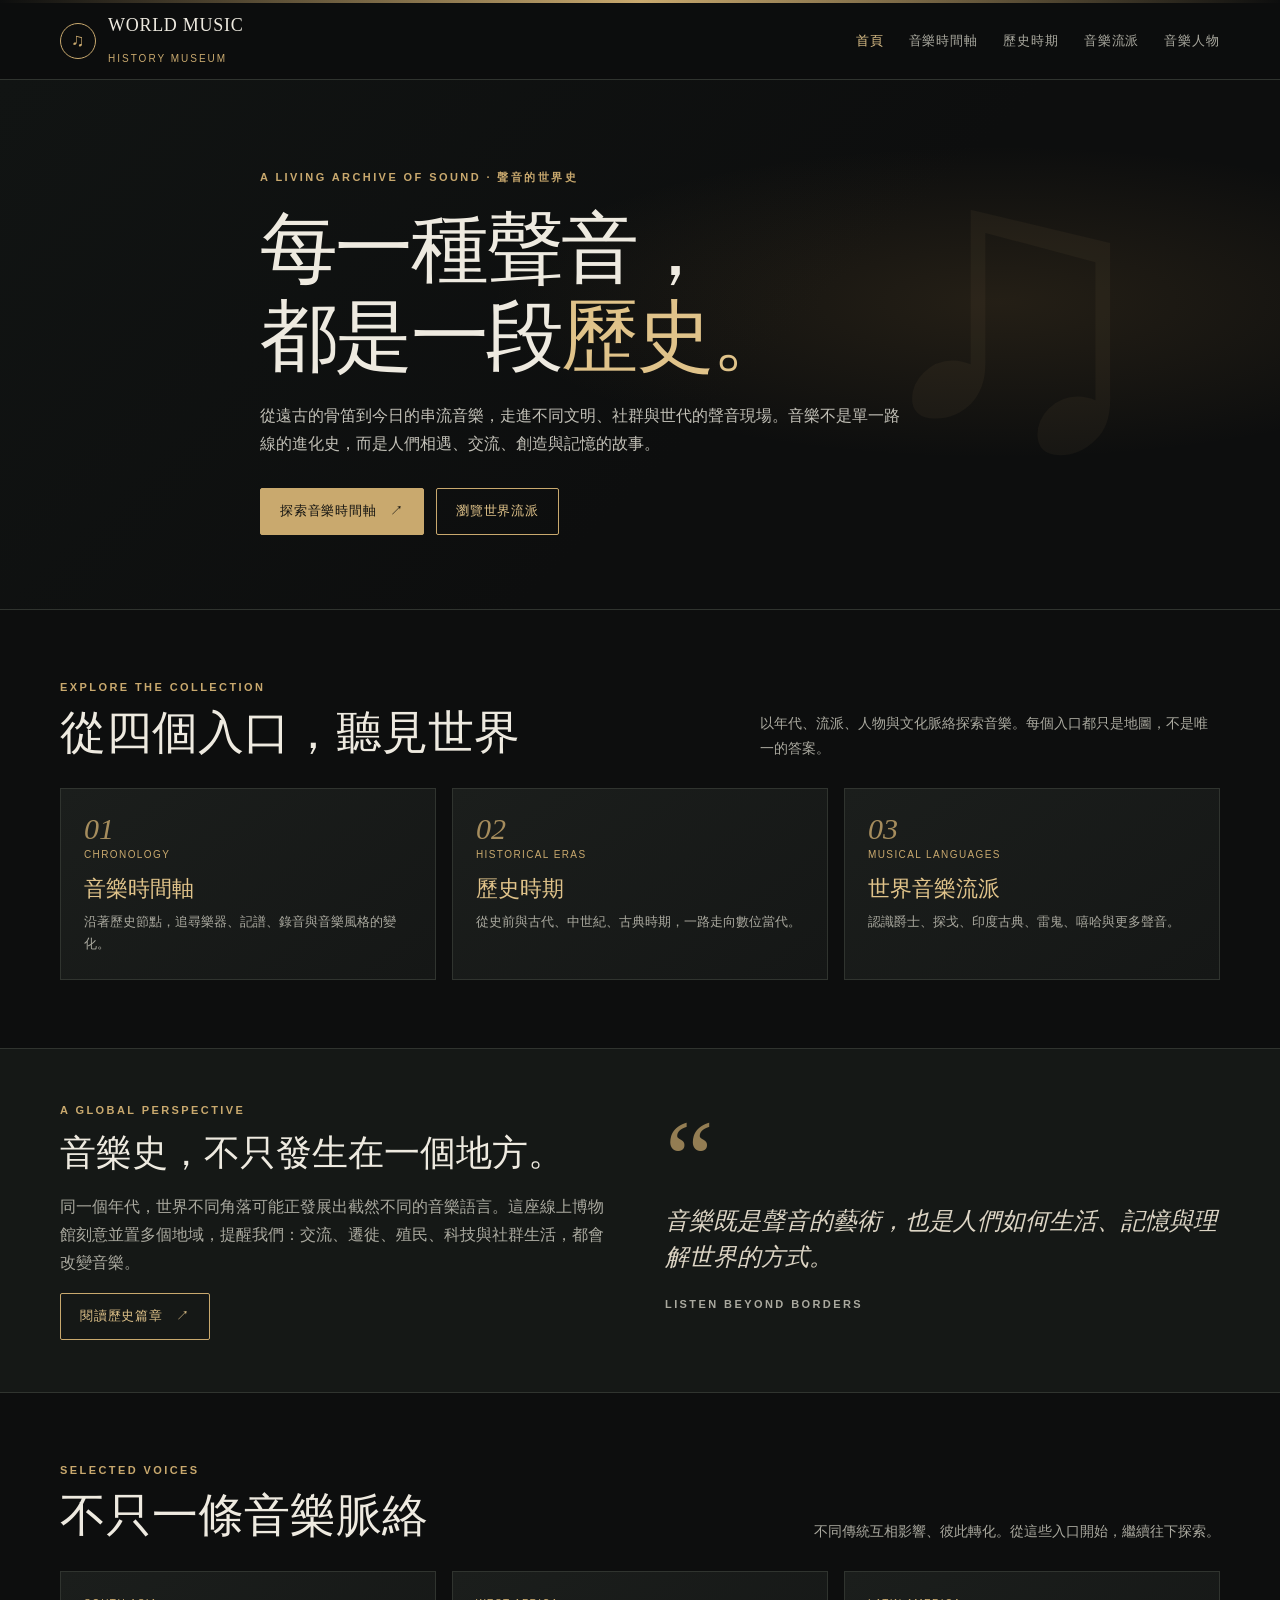
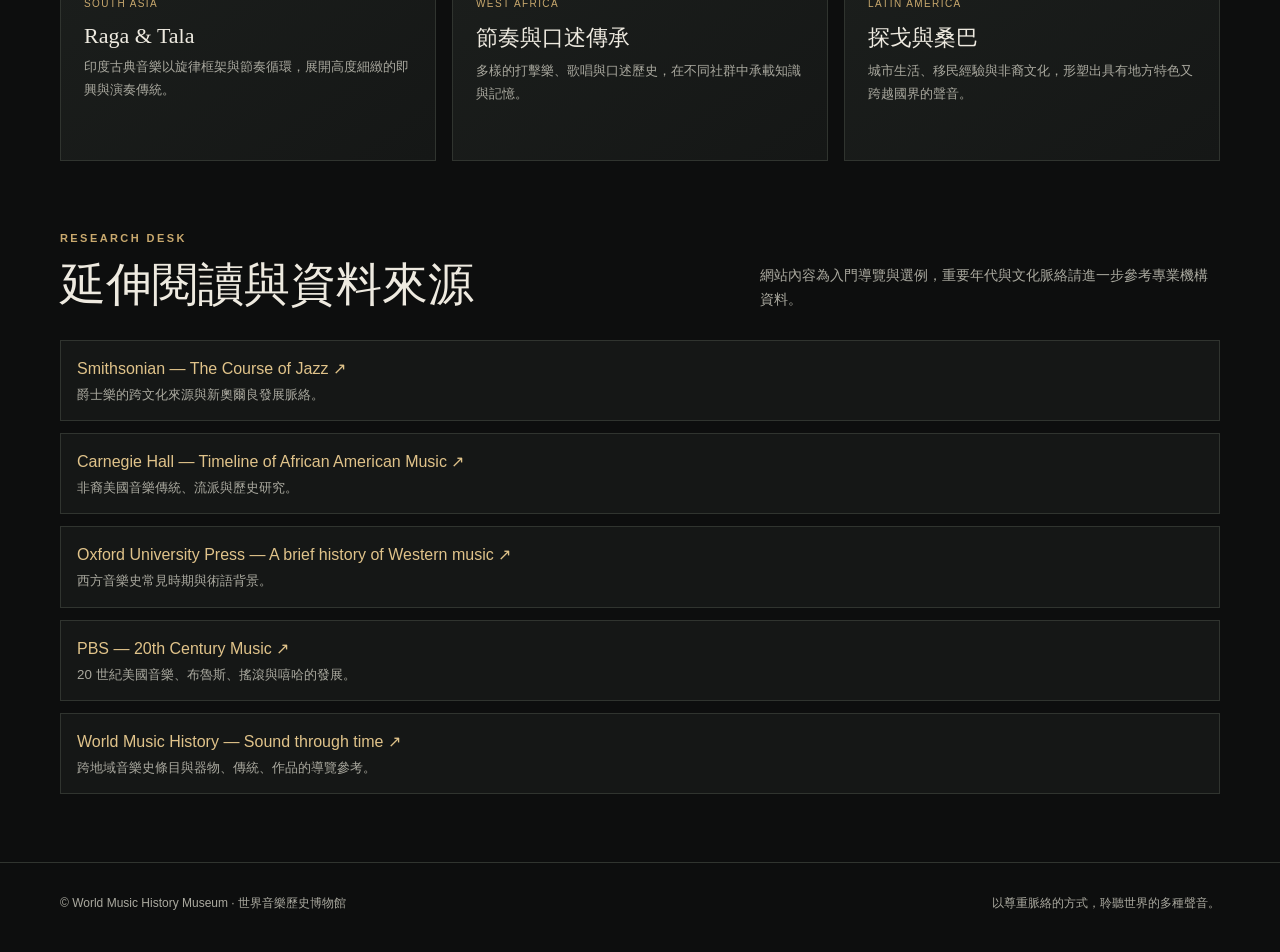
<file: index.html>
<!doctype html><html lang="zh-Hant"><head><meta charset="utf-8"><meta name="viewport" content="width=device-width, initial-scale=1"><meta name="description" content="探索世界音樂歷史：從古老樂器、印度古典音樂到爵士、搖滾、嘻哈與當代全球聲音。"><title>World Music History｜世界音樂歷史博物館</title><link rel="stylesheet" href="assets/styles.css"><script defer src="assets/data.js"></script><script defer src="assets/app.js"></script></head><body data-page="home"><div id="site-header"></div><main><section class="hero"><div class="wrap hero-inner"><div class="eyebrow">A living archive of sound · 聲音的世界史</div><h1>每一種聲音，<br>都是一段<em>歷史。</em></h1><p>從遠古的骨笛到今日的串流音樂，走進不同文明、社群與世代的聲音現場。音樂不是單一路線的進化史，而是人們相遇、交流、創造與記憶的故事。</p><div class="actions"><a class="btn primary" href="timeline.html">探索音樂時間軸　↗</a><a class="btn" href="genres.html">瀏覽世界流派</a></div></div></section>
<section class="section"><div class="wrap"><div class="section-head"><div><div class="eyebrow">Explore the collection</div><h2>從四個入口，聽見世界</h2></div><p>以年代、流派、人物與文化脈絡探索音樂。每個入口都只是地圖，不是唯一的答案。</p></div><div class="grid"><a class="card" href="timeline.html"><div class="number">01</div><div class="meta">CHRONOLOGY</div><h3>音樂時間軸</h3><p>沿著歷史節點，追尋樂器、記譜、錄音與音樂風格的變化。</p></a><a class="card" href="eras.html"><div class="number">02</div><div class="meta">HISTORICAL ERAS</div><h3>歷史時期</h3><p>從史前與古代、中世紀、古典時期，一路走向數位當代。</p></a><a class="card" href="genres.html"><div class="number">03</div><div class="meta">MUSICAL LANGUAGES</div><h3>世界音樂流派</h3><p>認識爵士、探戈、印度古典、雷鬼、嘻哈與更多聲音。</p></a></div></div></section>
<section class="feature-band"><div class="wrap"><div><div class="eyebrow">A global perspective</div><h2>音樂史，不只發生在一個地方。</h2><p>同一個年代，世界不同角落可能正發展出截然不同的音樂語言。這座線上博物館刻意並置多個地域，提醒我們：交流、遷徙、殖民、科技與社群生活，都會改變音樂。</p><a class="btn" href="eras.html">閱讀歷史篇章　↗</a></div><div><div class="quote-mark">“</div><div class="quote-text">音樂既是聲音的藝術，也是人們如何生活、記憶與理解世界的方式。</div><p class="eyebrow" style="margin-top:20px">LISTEN BEYOND BORDERS</p></div></div></section>
<section class="section"><div class="wrap"><div class="section-head"><div><div class="eyebrow">Selected voices</div><h2>不只一條音樂脈絡</h2></div><p>不同傳統互相影響、彼此轉化。從這些入口開始，繼續往下探索。</p></div><div class="grid"><article class="card"><div class="meta">SOUTH ASIA</div><h3>Raga & Tala</h3><p>印度古典音樂以旋律框架與節奏循環，展開高度細緻的即興與演奏傳統。</p></article><article class="card"><div class="meta">WEST AFRICA</div><h3>節奏與口述傳承</h3><p>多樣的打擊樂、歌唱與口述歷史，在不同社群中承載知識與記憶。</p></article><article class="card"><div class="meta">LATIN AMERICA</div><h3>探戈與桑巴</h3><p>城市生活、移民經驗與非裔文化，形塑出具有地方特色又跨越國界的聲音。</p></article></div></div></section>
<section class="section" style="padding-top:0"><div class="wrap"><div class="section-head"><div><div class="eyebrow">Research desk</div><h2>延伸閱讀與資料來源</h2></div><p>網站內容為入門導覽與選例，重要年代與文化脈絡請進一步參考專業機構資料。</p></div><div id="sources-list" class="source-list"></div></div></section></main><div id="site-footer"></div></body></html>
</file>
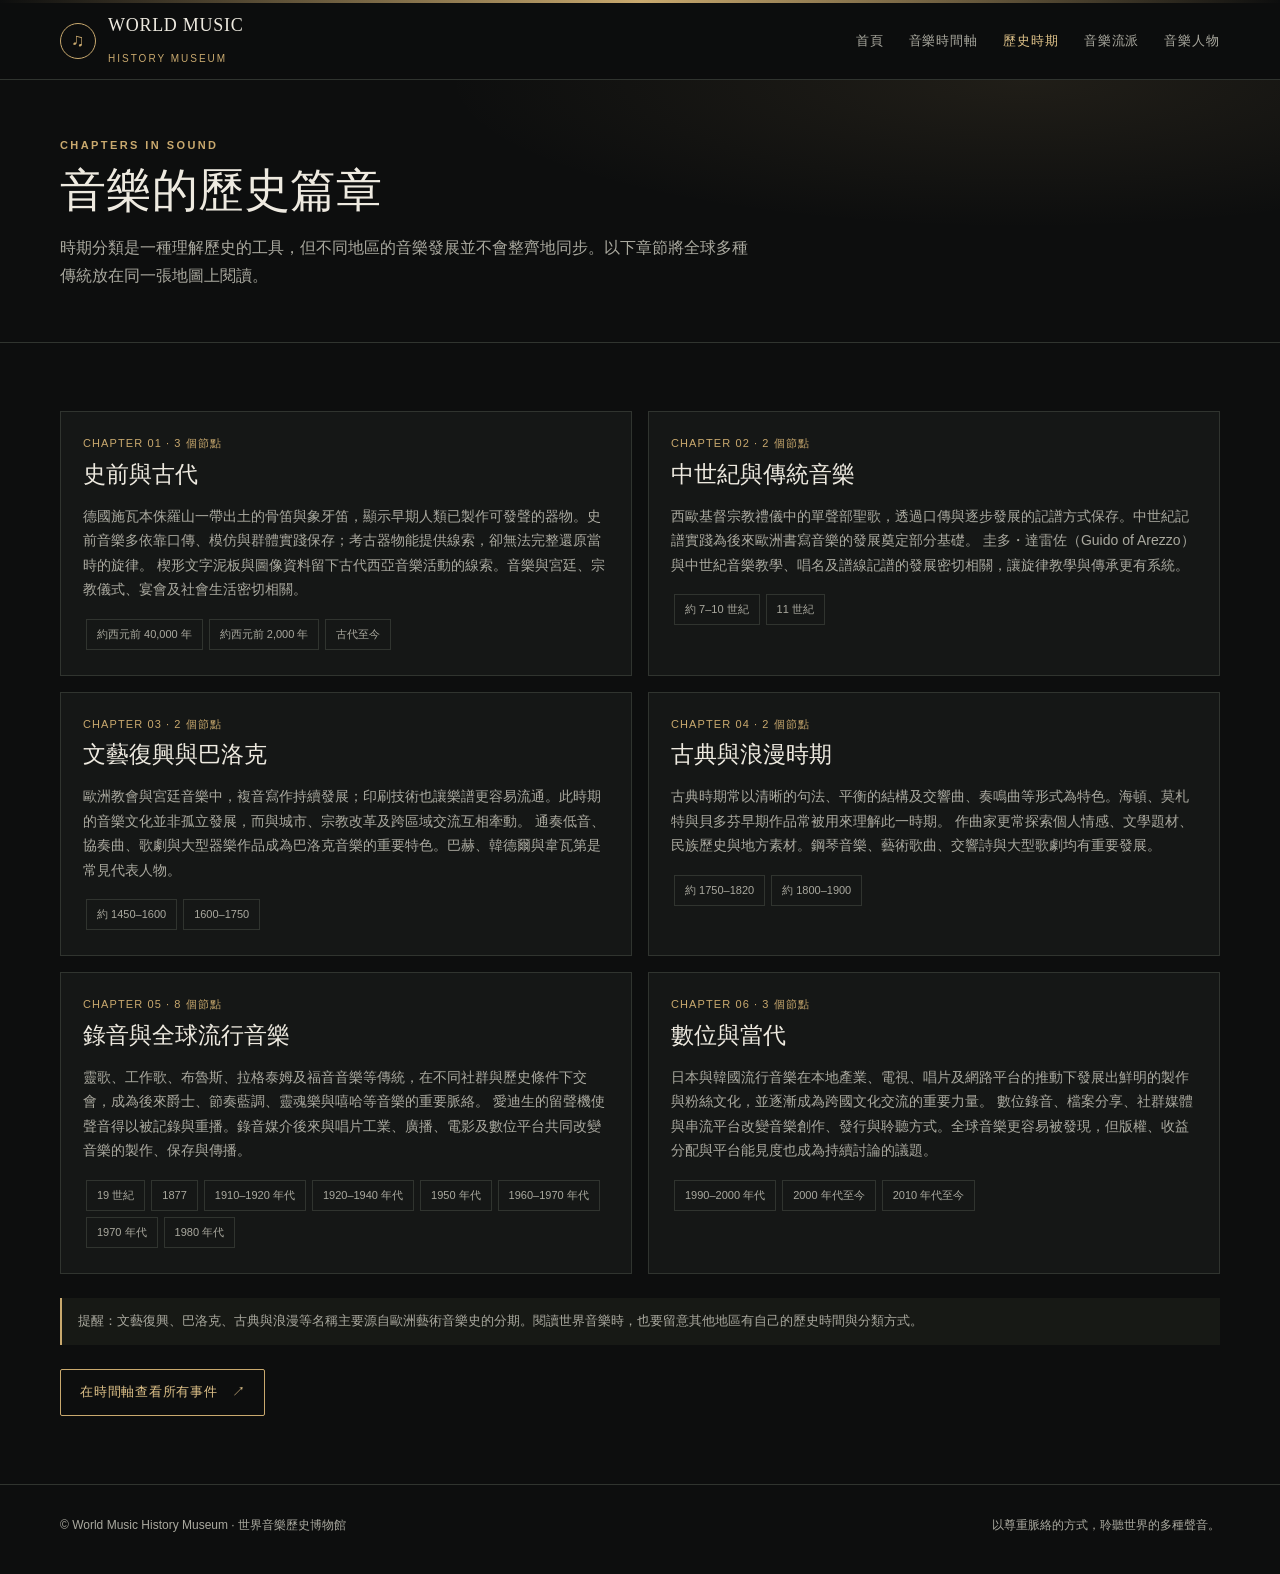
<file: eras.html>
<!doctype html><html lang="zh-Hant"><head><meta charset="utf-8"><meta name="viewport" content="width=device-width, initial-scale=1"><meta name="description" content="依歷史時期探索世界音樂。"><title>歷史時期｜World Music History</title><link rel="stylesheet" href="assets/styles.css"><script defer src="assets/data.js"></script><script defer src="assets/app.js"></script></head><body data-page="eras"><div id="site-header"></div><main><section class="page-hero"><div class="wrap"><div class="eyebrow">Chapters in sound</div><h1 class="page-title">音樂的歷史篇章</h1><p>時期分類是一種理解歷史的工具，但不同地區的音樂發展並不會整齊地同步。以下章節將全球多種傳統放在同一張地圖上閱讀。</p></div></section><section class="section"><div class="wrap"><div id="era-content" class="info-grid"></div><div class="note">提醒：文藝復興、巴洛克、古典與浪漫等名稱主要源自歐洲藝術音樂史的分期。閱讀世界音樂時，也要留意其他地區有自己的歷史時間與分類方式。</div><a class="btn" href="timeline.html">在時間軸查看所有事件　↗</a></div></section></main><div id="site-footer"></div></body></html>
</file>
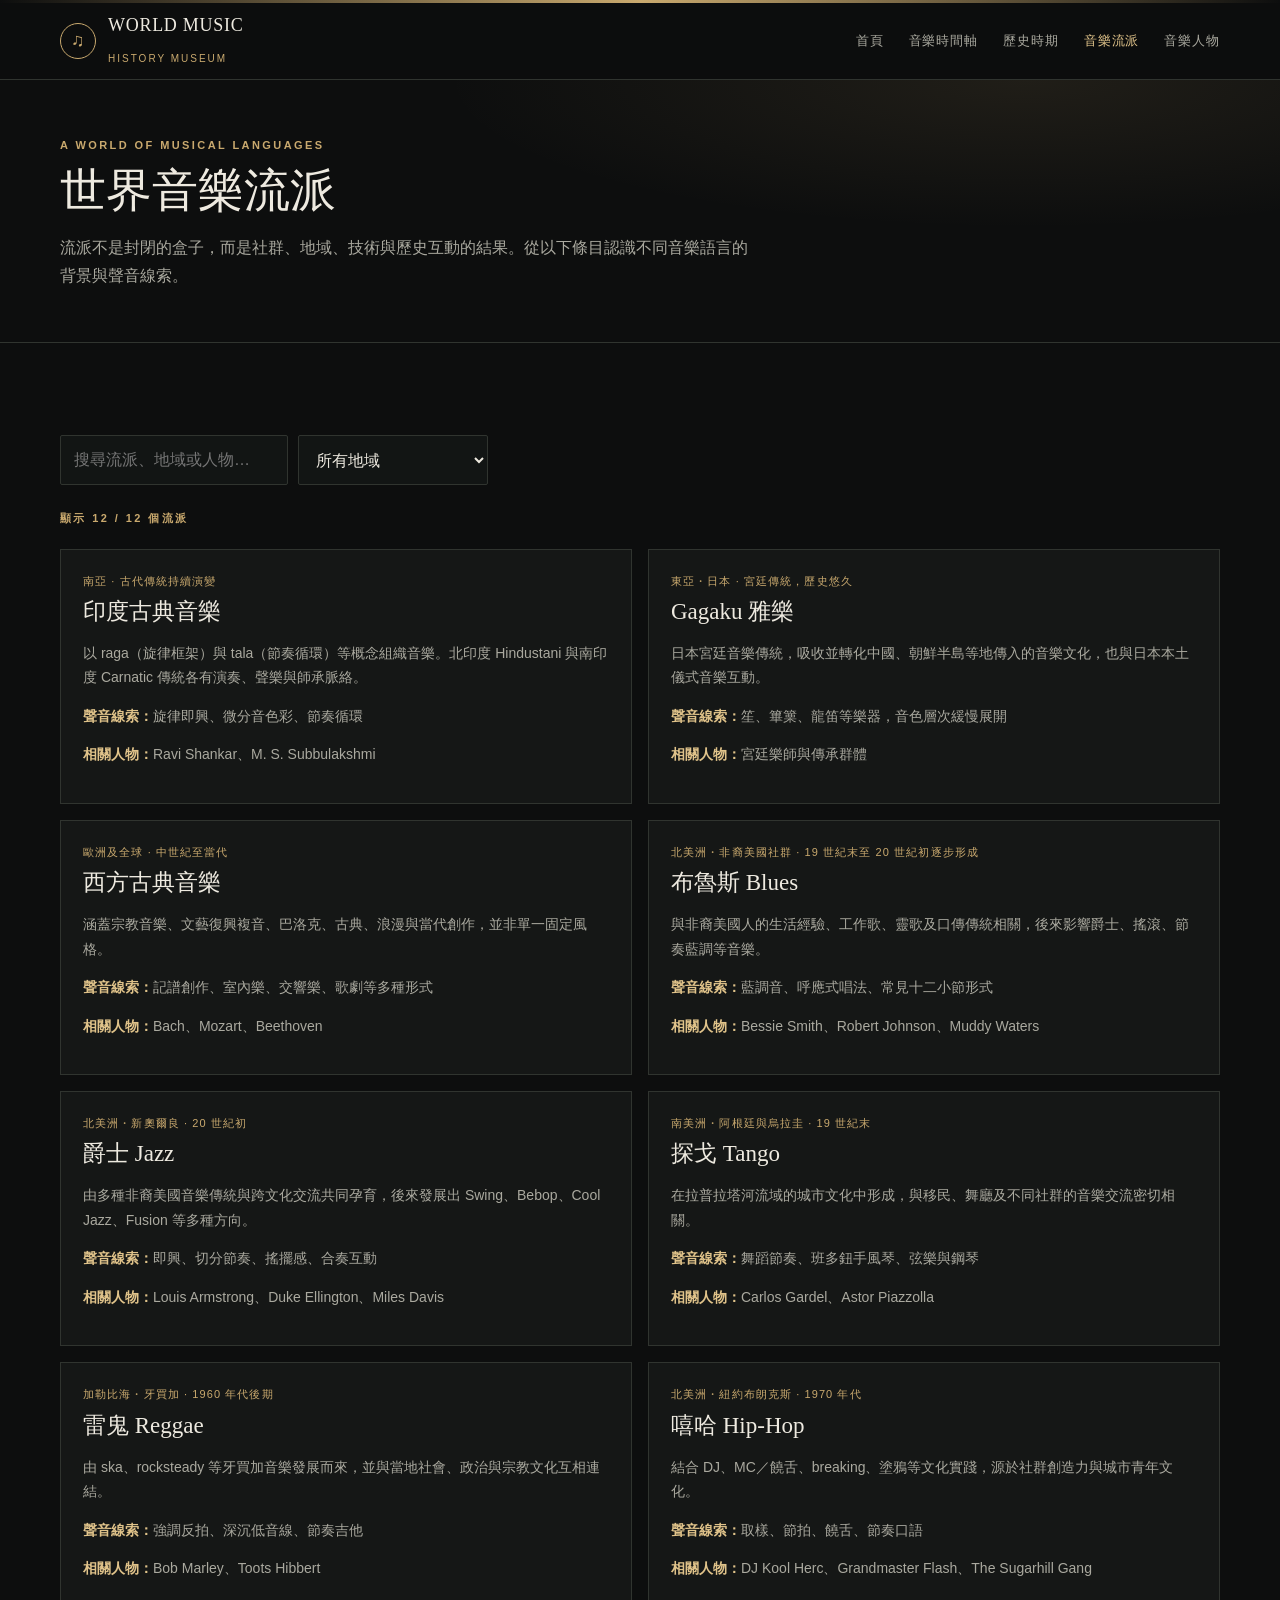
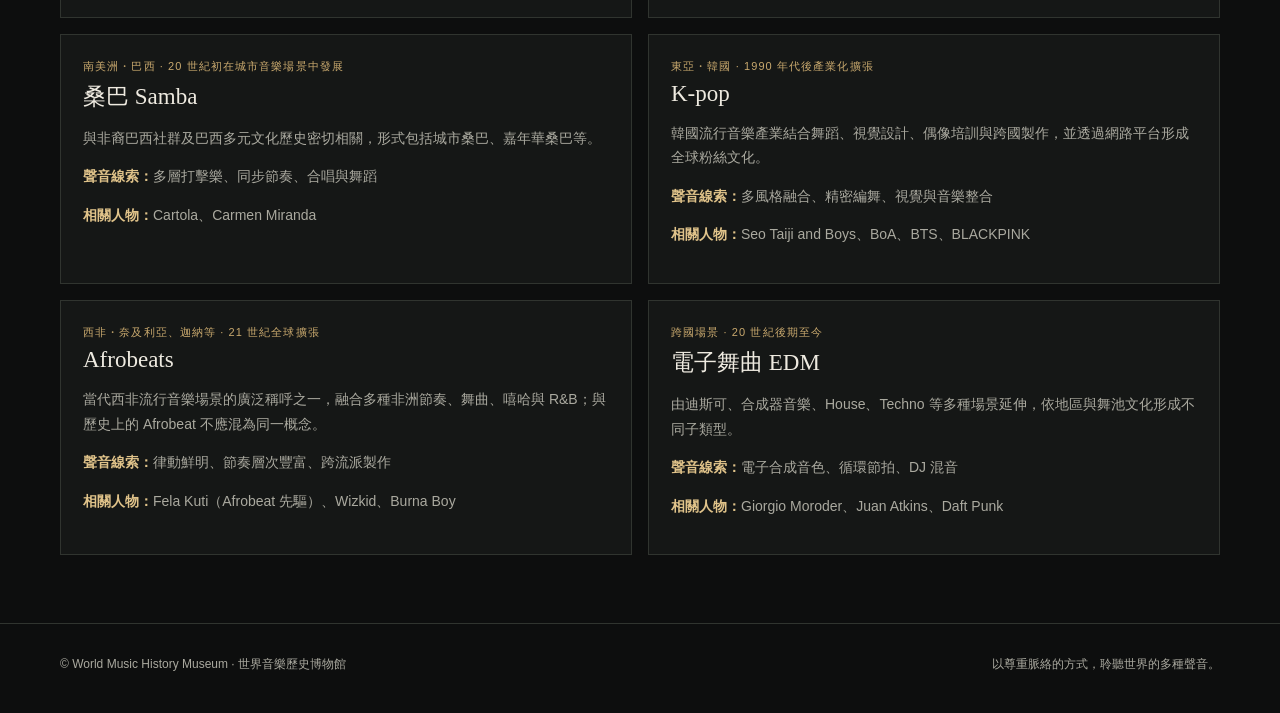
<file: genres.html>
<!doctype html><html lang="zh-Hant"><head><meta charset="utf-8"><meta name="viewport" content="width=device-width, initial-scale=1"><meta name="description" content="探索世界各地音樂流派與文化脈絡。"><title>世界音樂流派｜World Music History</title><link rel="stylesheet" href="assets/styles.css"><script defer src="assets/data.js"></script><script defer src="assets/app.js"></script></head><body data-page="genres"><div id="site-header"></div><main><section class="page-hero"><div class="wrap"><div class="eyebrow">A world of musical languages</div><h1 class="page-title">世界音樂流派</h1><p>流派不是封閉的盒子，而是社群、地域、技術與歷史互動的結果。從以下條目認識不同音樂語言的背景與聲音線索。</p></div></section><section class="section"><div class="wrap"><div class="toolbar"><input id="search" class="field" type="search" placeholder="搜尋流派、地域或人物…" aria-label="搜尋音樂流派"><select id="region-filter" class="field" aria-label="依地域篩選"><option value="all">所有地域</option><option>南亞</option><option>東亞</option><option>歐洲</option><option>北美洲</option><option>南美洲</option><option>加勒比海</option><option>西非</option><option>全球</option></select></div><div id="result-count" class="eyebrow" aria-live="polite"></div><div id="genre-grid" class="info-grid" style="margin-top:20px"></div></div></section></main><div id="site-footer"></div></body></html>
</file>
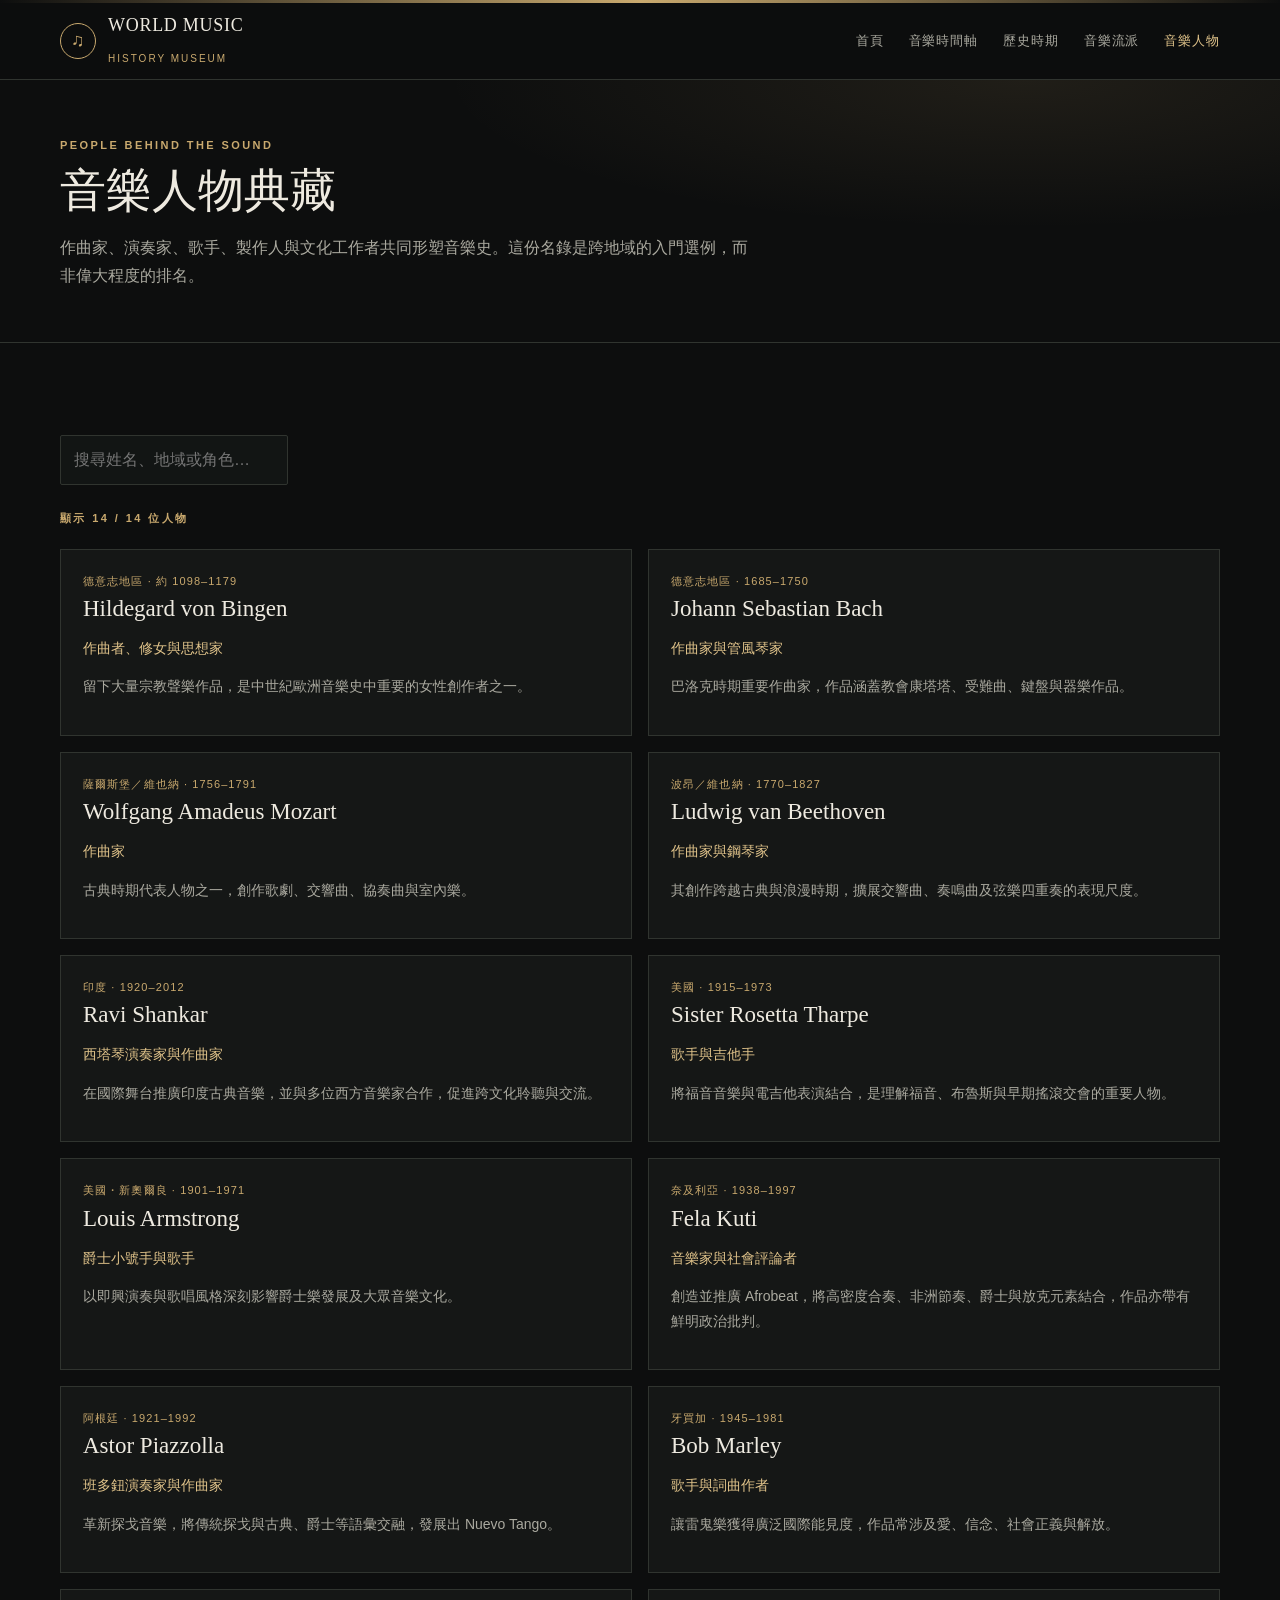
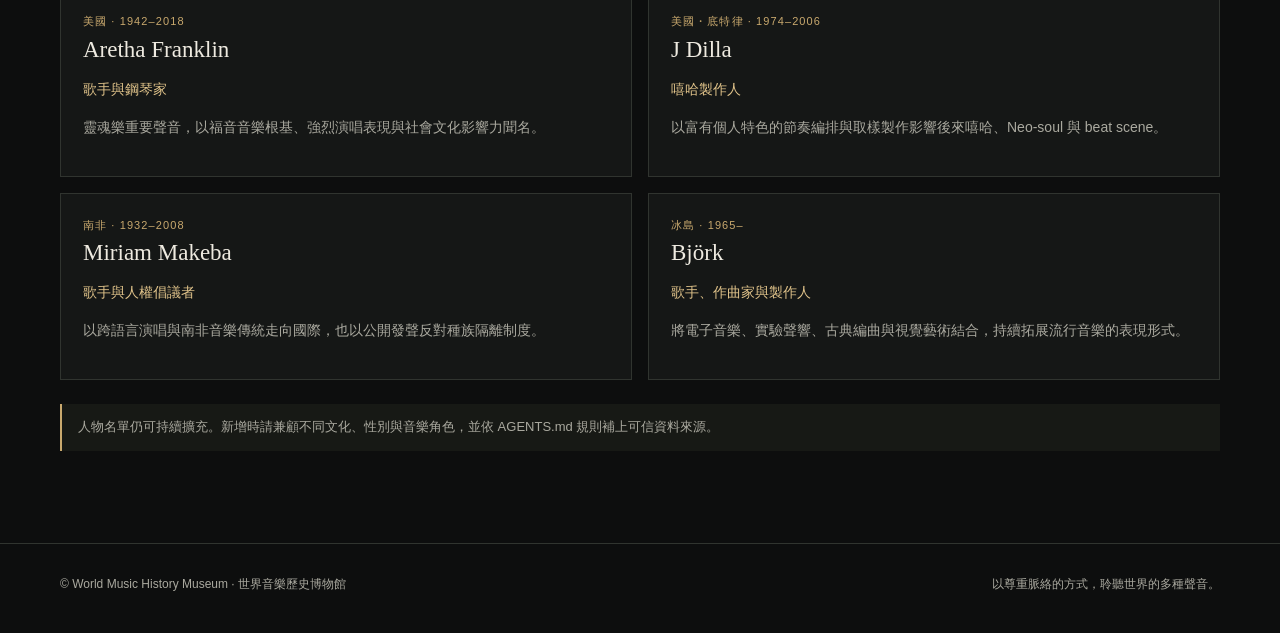
<file: people.html>
<!doctype html><html lang="zh-Hant"><head><meta charset="utf-8"><meta name="viewport" content="width=device-width, initial-scale=1"><meta name="description" content="認識不同時代與地域的音樂人物。"><title>音樂人物｜World Music History</title><link rel="stylesheet" href="assets/styles.css"><script defer src="assets/data.js"></script><script defer src="assets/app.js"></script></head><body data-page="people"><div id="site-header"></div><main><section class="page-hero"><div class="wrap"><div class="eyebrow">People behind the sound</div><h1 class="page-title">音樂人物典藏</h1><p>作曲家、演奏家、歌手、製作人與文化工作者共同形塑音樂史。這份名錄是跨地域的入門選例，而非偉大程度的排名。</p></div></section><section class="section"><div class="wrap"><div class="toolbar"><input id="search" class="field" type="search" placeholder="搜尋姓名、地域或角色…" aria-label="搜尋音樂人物"></div><div id="result-count" class="eyebrow" aria-live="polite"></div><div id="people-grid" class="info-grid" style="margin-top:20px"></div><div class="note">人物名單仍可持續擴充。新增時請兼顧不同文化、性別與音樂角色，並依 AGENTS.md 規則補上可信資料來源。</div></div></section></main><div id="site-footer"></div></body></html>
</file>
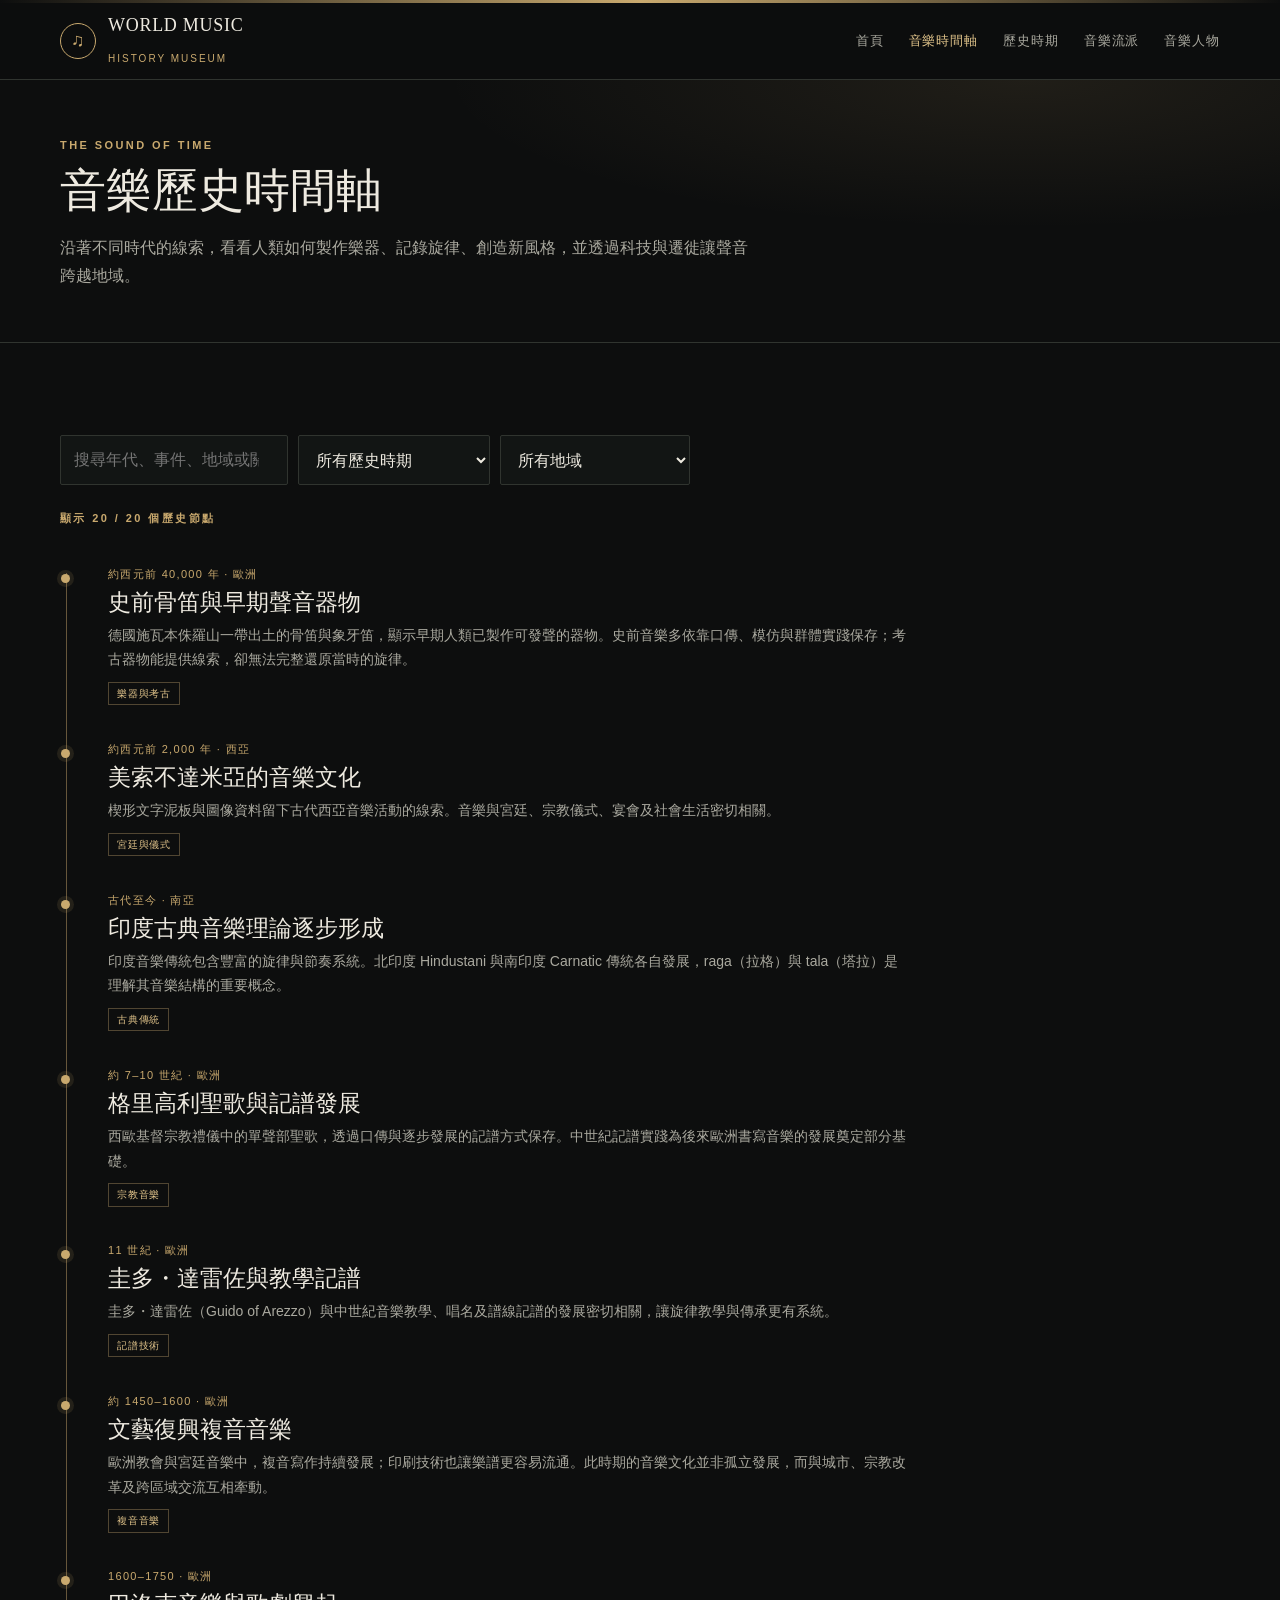
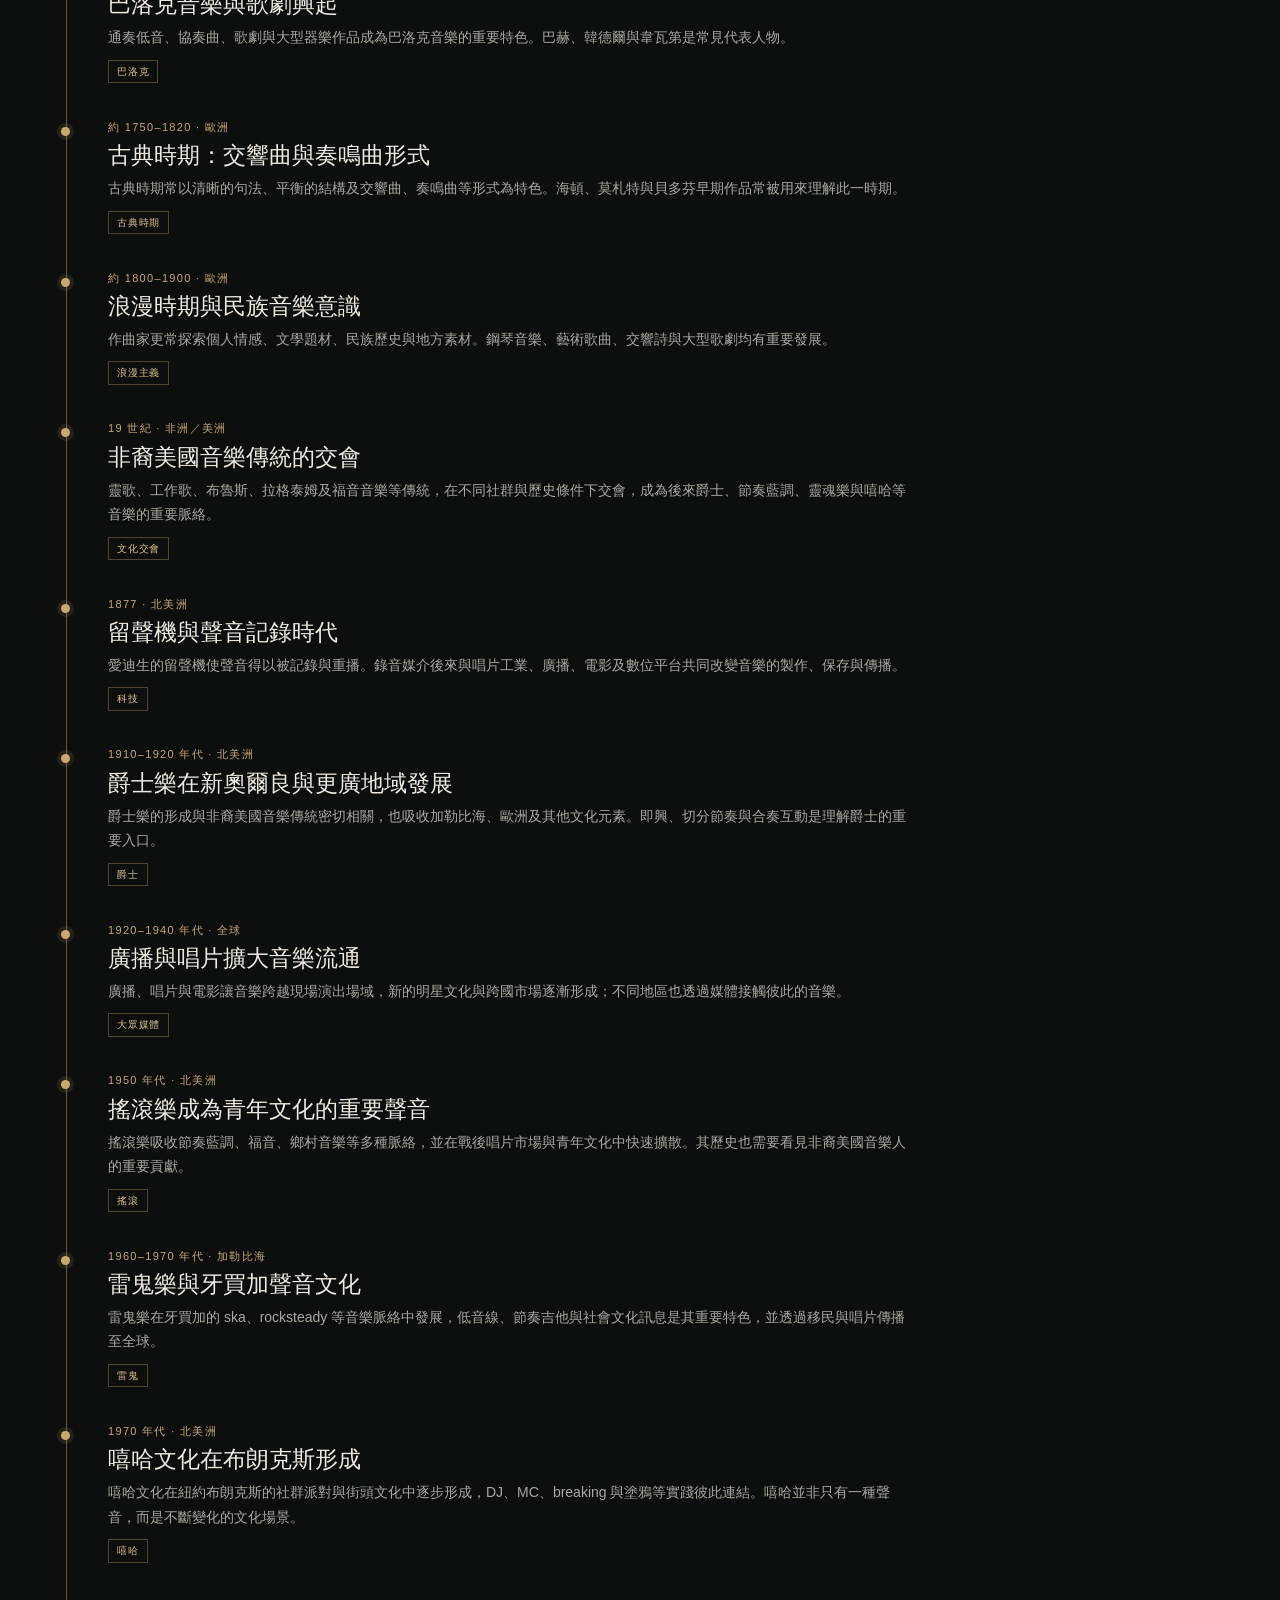
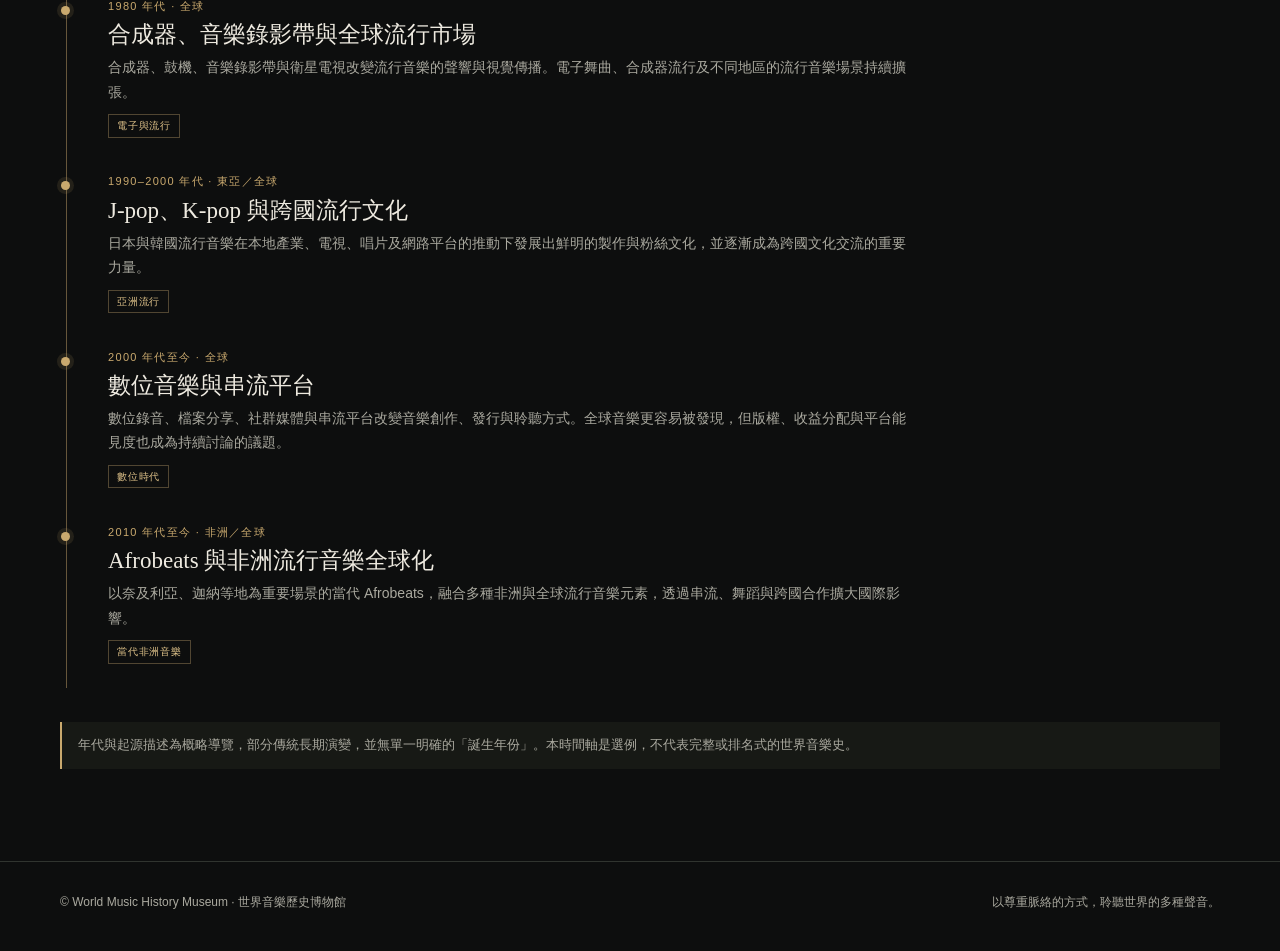
<file: timeline.html>
<!doctype html><html lang="zh-Hant"><head><meta charset="utf-8"><meta name="viewport" content="width=device-width, initial-scale=1"><meta name="description" content="互動式世界音樂歷史時間軸。"><title>音樂時間軸｜World Music History</title><link rel="stylesheet" href="assets/styles.css"><script defer src="assets/data.js"></script><script defer src="assets/app.js"></script></head><body data-page="timeline"><div id="site-header"></div><main><section class="page-hero"><div class="wrap"><div class="eyebrow">The sound of time</div><h1 class="page-title">音樂歷史時間軸</h1><p>沿著不同時代的線索，看看人類如何製作樂器、記錄旋律、創造新風格，並透過科技與遷徙讓聲音跨越地域。</p></div></section><section class="section"><div class="wrap"><div class="toolbar"><input id="search" class="field" type="search" placeholder="搜尋年代、事件、地域或關鍵字…" aria-label="搜尋時間軸"><select id="era-filter" class="field" aria-label="依歷史時期篩選"><option value="all">所有歷史時期</option><option>史前與古代</option><option>中世紀與傳統音樂</option><option>文藝復興與巴洛克</option><option>古典與浪漫時期</option><option>錄音與全球流行音樂</option><option>數位與當代</option></select><select id="region-filter" class="field" aria-label="依地域篩選"><option value="all">所有地域</option><option>歐洲</option><option>西亞</option><option>南亞</option><option>北美洲</option><option>非洲／美洲</option><option>加勒比海</option><option>東亞／全球</option><option>全球</option></select></div><div id="result-count" class="eyebrow" aria-live="polite"></div><div id="timeline-list" class="timeline"></div><div class="note">年代與起源描述為概略導覽，部分傳統長期演變，並無單一明確的「誕生年份」。本時間軸是選例，不代表完整或排名式的世界音樂史。</div></div></section></main><div id="site-footer"></div></body></html>
</file>
<file: assets/styles.css>
:root{--bg:#0d0e0e;--panel:#151716;--panel2:#1b1e1c;--line:#30342f;--text:#eeeae0;--muted:#aaa99f;--gold:#c9a96e;--gold2:#e0c38a;--serif:Georgia,'Noto Serif TC','Songti TC',serif;--sans:Inter,-apple-system,BlinkMacSystemFont,'Segoe UI','Noto Sans TC',sans-serif;--max:1160px}*{box-sizing:border-box}html{scroll-behavior:smooth}body{margin:0;background:var(--bg);color:var(--text);font-family:var(--sans);line-height:1.75}a{color:var(--gold2);text-decoration:none}a:hover{color:#fff}button,input,select{font:inherit}button{cursor:pointer}.wrap{width:min(var(--max),calc(100% - 44px));margin:auto}.topline{height:3px;background:linear-gradient(90deg,transparent,var(--gold),transparent)}header{border-bottom:1px solid var(--line);background:rgba(13,14,14,.94);position:sticky;top:0;z-index:10;backdrop-filter:blur(12px)}.nav{height:76px;display:flex;align-items:center;justify-content:space-between;gap:24px}.brand{display:flex;align-items:center;gap:12px;color:var(--text);font-family:var(--serif);font-size:18px;letter-spacing:.04em}.brand-mark{width:36px;height:36px;border:1px solid var(--gold);border-radius:50%;display:grid;place-items:center;color:var(--gold);font-size:18px}.navlinks{display:flex;gap:25px;align-items:center}.navlinks a{font-size:13px;color:var(--muted);letter-spacing:.07em}.navlinks a.active,.navlinks a:hover{color:var(--gold2)}.menu-toggle{display:none;background:none;border:1px solid var(--line);color:var(--text);padding:7px 11px;border-radius:4px}.eyebrow{color:var(--gold);text-transform:uppercase;letter-spacing:.22em;font-size:11px;font-weight:700}.hero{padding:88px 0 74px;position:relative;overflow:hidden;border-bottom:1px solid var(--line);background:radial-gradient(ellipse at 78% 42%,rgba(167,126,65,.15),transparent 36%),linear-gradient(135deg,#111413,#0d0e0e 58%)}.hero:after{content:'♫';position:absolute;right:9%;top:4%;font-family:var(--serif);font-size:clamp(210px,32vw,440px);line-height:1;color:rgba(201,169,110,.055);pointer-events:none}.hero-inner{position:relative;z-index:1;max-width:760px}.hero h1{font:clamp(42px,7vw,78px)/1.12 var(--serif);font-weight:400;letter-spacing:-.035em;margin:18px 0 22px}.hero h1 em{color:var(--gold2);font-style:normal}.hero p{max-width:650px;color:#c2c0b7;font-size:16px}.actions{display:flex;gap:12px;flex-wrap:wrap;margin-top:30px}.btn{display:inline-flex;align-items:center;justify-content:center;padding:11px 19px;border:1px solid var(--gold);color:var(--gold2);font-size:13px;letter-spacing:.06em;border-radius:2px;transition:.2s}.btn.primary{background:var(--gold);color:#141411}.btn:hover{background:var(--gold2);color:#111}.section{padding:68px 0}.section-head{display:flex;justify-content:space-between;align-items:end;gap:24px;margin-bottom:28px}.section-head h2,.page-title{font:400 clamp(30px,4vw,46px)/1.2 var(--serif);margin:8px 0 0}.section-head p{color:var(--muted);max-width:460px;margin:0;font-size:14px}.grid{display:grid;grid-template-columns:repeat(3,1fr);gap:16px}.card{border:1px solid var(--line);background:linear-gradient(145deg,var(--panel2),var(--panel));padding:23px;min-height:190px;position:relative;transition:border-color .2s,transform .2s}.card:hover{border-color:#88734e;transform:translateY(-3px)}.card .number{font:italic 30px var(--serif);color:var(--gold);opacity:.8}.card h3{font:22px var(--serif);font-weight:400;margin:10px 0 7px}.card p{color:var(--muted);font-size:13px;margin:0}.card .meta{color:var(--gold);font-size:10px;letter-spacing:.14em;text-transform:uppercase}.feature-band{background:#151816;border-block:1px solid var(--line)}.feature-band .wrap{display:grid;grid-template-columns:1fr 1fr;gap:50px;align-items:center;padding-block:52px}.feature-band h2{font:36px/1.3 var(--serif);font-weight:400;margin:10px 0}.feature-band p{color:var(--muted)}.quote-mark{font:110px/.8 var(--serif);color:var(--gold);opacity:.7}.quote-text{font:italic 24px/1.5 var(--serif);color:#ddd5c5}.page-hero{padding:56px 0 36px;border-bottom:1px solid var(--line);background:radial-gradient(ellipse at 80% 0,rgba(201,169,110,.1),transparent 40%)}.page-hero p{color:var(--muted);max-width:700px}.toolbar{display:flex;gap:10px;flex-wrap:wrap;margin:24px 0}.field{background:#121514;border:1px solid var(--line);color:var(--text);padding:10px 13px;min-width:190px;border-radius:2px}.field:focus{outline:1px solid var(--gold)}.timeline{position:relative;margin:36px 0 0;padding-left:28px}.timeline:before{content:'';position:absolute;left:6px;top:8px;bottom:10px;width:1px;background:#66563b}.event{position:relative;padding:0 0 34px 20px}.event:before{content:'';position:absolute;left:-27px;top:9px;width:9px;height:9px;border-radius:50%;background:var(--gold);box-shadow:0 0 0 4px rgba(201,169,110,.12)}.event-year{font-size:11px;color:var(--gold);letter-spacing:.12em}.event h3{font:23px var(--serif);font-weight:400;margin:3px 0 5px}.event p{margin:0;color:var(--muted);max-width:800px;font-size:14px}.tag{display:inline-block;margin-top:10px;border:1px solid #514632;color:var(--gold2);padding:2px 8px;font-size:10px;letter-spacing:.08em}.info-grid{display:grid;grid-template-columns:repeat(2,1fr);gap:16px}.info-card{border:1px solid var(--line);background:var(--panel);padding:22px}.info-card h3{font:23px var(--serif);font-weight:400;margin:5px 0}.info-card p{color:var(--muted);font-size:14px}.info-card .sub{color:var(--gold);font-size:11px;letter-spacing:.1em}.source-list{display:grid;gap:12px}.source{padding:14px 16px;border:1px solid var(--line);background:var(--panel)}.source small{display:block;color:var(--muted)}footer{border-top:1px solid var(--line);padding:30px 0 38px;color:var(--muted);font-size:12px}.footer-row{display:flex;justify-content:space-between;gap:20px;flex-wrap:wrap}.empty{color:var(--muted);padding:20px;border:1px dashed var(--line)}.pill{display:inline-block;padding:5px 10px;border:1px solid var(--line);color:var(--muted);font-size:11px;margin:3px}.note{border-left:2px solid var(--gold);padding:12px 16px;background:#171915;color:var(--muted);font-size:13px;margin:24px 0}.backtop{position:fixed;bottom:20px;right:20px;border:1px solid var(--line);background:#171a18;color:var(--gold2);padding:8px 12px;border-radius:3px;opacity:0;pointer-events:none}.backtop.show{opacity:1;pointer-events:auto}
@media(max-width:760px){.nav{height:66px}.menu-toggle{display:block}.navlinks{display:none;position:absolute;top:66px;left:0;right:0;padding:18px 22px 22px;background:#101211;border-bottom:1px solid var(--line);flex-direction:column;align-items:flex-start;gap:15px}.navlinks.open{display:flex}.hero{padding:65px 0 58px}.hero:after{right:-15%;top:12%;font-size:260px}.section{padding:48px 0}.grid{grid-template-columns:1fr}.feature-band .wrap{grid-template-columns:1fr;gap:12px;padding-block:38px}.quote-mark{font-size:70px}.info-grid{grid-template-columns:1fr}.section-head{display:block}.section-head p{margin-top:12px}.field{width:100%}.toolbar{display:grid;grid-template-columns:1fr}.wrap{width:min(var(--max),calc(100% - 32px))}}
@media(prefers-reduced-motion:reduce){html{scroll-behavior:auto}*,*:before,*:after{transition:none!important}}
</file>
